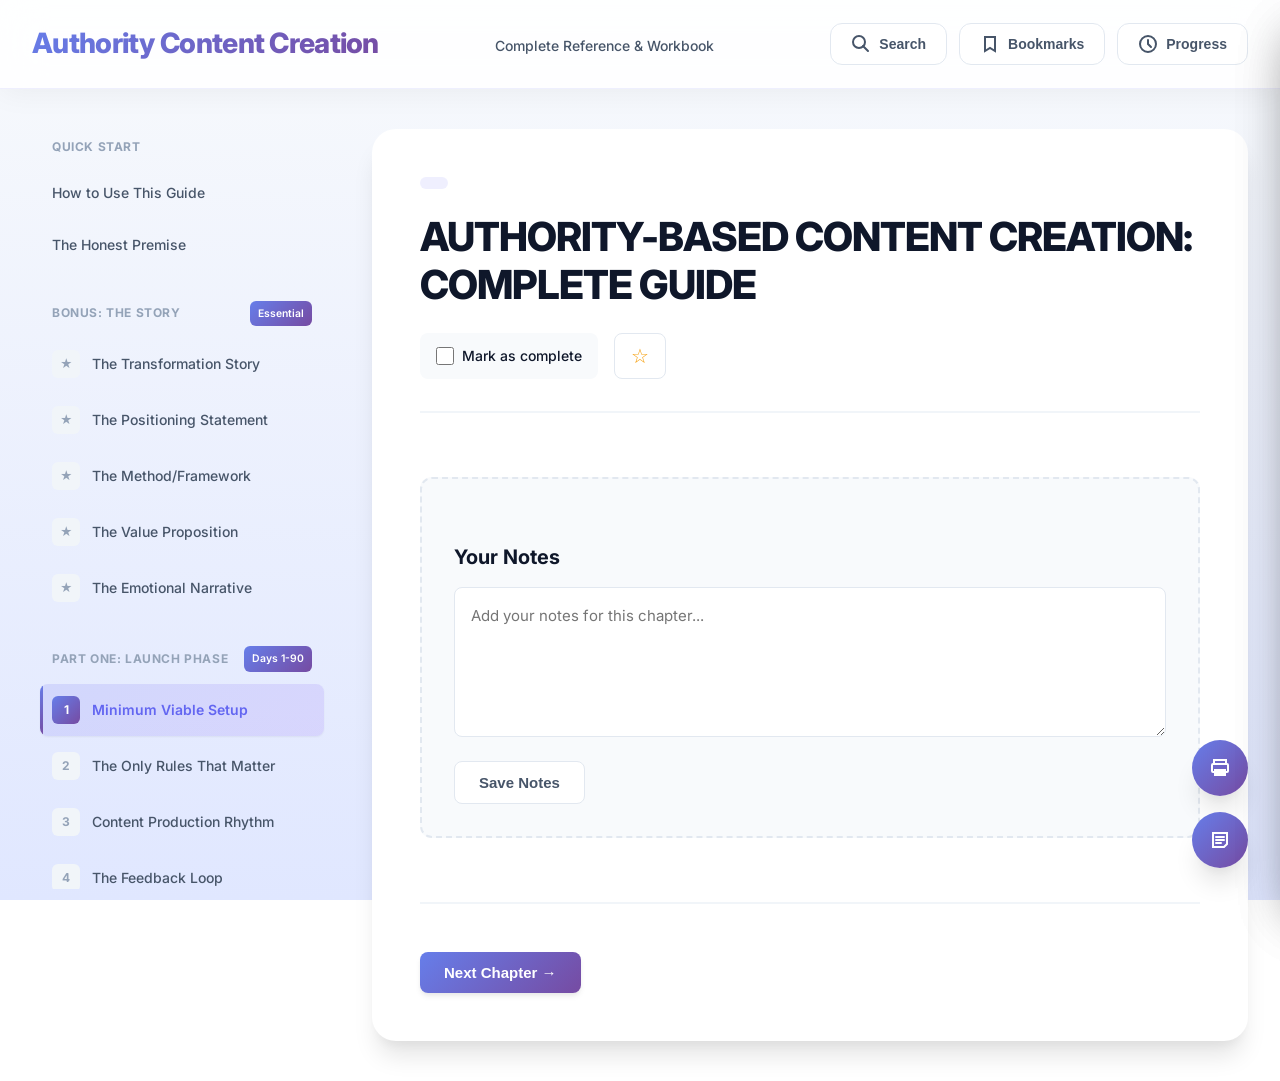
<file: index.html>
<!DOCTYPE html>
<html lang="en">
<head>
    <meta charset="UTF-8">
    <meta name="viewport" content="width=device-width, initial-scale=1.0">
    <title>Authority Content Creation - Complete Reference & Workbook</title>
    <link rel="stylesheet" href="reference-styles.css">
    <link rel="preconnect" href="https://fonts.googleapis.com">
    <link rel="preconnect" href="fonts.gstatic.com" crossorigin>
    <link href="https://fonts.googleapis.com/css2?family=Inter:wght@400;500;600;700;800&display=swap" rel="stylesheet">
</head>
<body>
    <!-- Header -->
    <header class="main-header">
        <div class="header-content">
            <h1>Authority Content Creation</h1>
            <p class="subtitle">Complete Reference & Workbook</p>
            <div class="header-actions">
                <button id="search-toggle" class="icon-btn">
                    <svg width="20" height="20" viewBox="0 0 20 20" fill="none">
                        <circle cx="8" cy="8" r="6" stroke="currentColor" stroke-width="2"/>
                        <path d="M12 12L17 17" stroke="currentColor" stroke-width="2" stroke-linecap="round"/>
                    </svg>
                    Search
                </button>
                <button id="bookmark-toggle" class="icon-btn">
                    <svg width="20" height="20" viewBox="0 0 20 20" fill="none">
                        <path d="M5 3h10v14l-5-3-5 3V3z" stroke="currentColor" stroke-width="2"/>
                    </svg>
                    Bookmarks
                </button>
                <button id="progress-toggle" class="icon-btn">
                    <svg width="20" height="20" viewBox="0 0 20 20" fill="none">
                        <circle cx="10" cy="10" r="8" stroke="currentColor" stroke-width="2"/>
                        <path d="M10 6v4l3 3" stroke="currentColor" stroke-width="2" stroke-linecap="round"/>
                    </svg>
                    Progress
                </button>
            </div>
        </div>
    </header>

    <!-- Search Overlay -->
    <div id="search-overlay" class="overlay hidden">
        <div class="search-container">
            <input type="text" id="search-input" placeholder="Search the entire guide..." autofocus>
            <button id="search-close" class="close-btn">×</button>
            <div id="search-results" class="search-results"></div>
        </div>
    </div>

    <!-- Bookmark Sidebar -->
    <div id="bookmark-sidebar" class="sidebar hidden">
        <div class="sidebar-header">
            <h3>Your Bookmarks</h3>
            <button class="close-btn" onclick="closeBookmarks()">×</button>
        </div>
        <div id="bookmark-list" class="bookmark-list">
            <p class="empty-state">No bookmarks yet. Click the bookmark icon on any section to save it.</p>
        </div>
    </div>

    <!-- Progress Sidebar -->
    <div id="progress-sidebar" class="sidebar hidden">
        <div class="sidebar-header">
            <h3>Your Progress</h3>
            <button class="close-btn" onclick="closeProgress()">×</button>
        </div>
        <div class="progress-overview">
            <div class="progress-stat">
                <span class="stat-label">Completed</span>
                <span id="progress-count" class="stat-value">0/22</span>
            </div>
            <div class="progress-bar">
                <div id="progress-fill" class="progress-fill" style="width: 0%"></div>
            </div>
        </div>
        <div id="progress-list" class="progress-list"></div>
    </div>

    <!-- Main Layout -->
    <div class="main-layout">
        <!-- Side Navigation -->
        <nav class="side-nav">
            <div class="nav-section">
                <div class="nav-header">
                    <h3>Quick Start</h3>
                </div>
                <a href="#how-to-use" class="nav-link">How to Use This Guide</a>
                <a href="#honest-premise" class="nav-link">The Honest Premise</a>
            </div>

            <div class="nav-section">
                <div class="nav-header">
                    <h3>Bonus: The Story</h3>
                    <span class="phase-tag">Essential</span>
                </div>
                <a href="#story-1" class="nav-link">
                    <span class="chapter-num">★</span>
                    The Transformation Story
                </a>
                <a href="#story-2" class="nav-link">
                    <span class="chapter-num">★</span>
                    The Positioning Statement
                </a>
                <a href="#story-3" class="nav-link">
                    <span class="chapter-num">★</span>
                    The Method/Framework
                </a>
                <a href="#story-4" class="nav-link">
                    <span class="chapter-num">★</span>
                    The Value Proposition
                </a>
                <a href="#story-5" class="nav-link">
                    <span class="chapter-num">★</span>
                    The Emotional Narrative
                </a>
            </div>

            <div class="nav-section">
                <div class="nav-header">
                    <h3>Part One: Launch Phase</h3>
                    <span class="phase-tag">Days 1-90</span>
                </div>
                <a href="#chapter-1" class="nav-link">
                    <span class="chapter-num">1</span>
                    Minimum Viable Setup
                </a>
                <a href="#chapter-2" class="nav-link">
                    <span class="chapter-num">2</span>
                    The Only Rules That Matter
                </a>
                <a href="#chapter-3" class="nav-link">
                    <span class="chapter-num">3</span>
                    Content Production Rhythm
                </a>
                <a href="#chapter-4" class="nav-link">
                    <span class="chapter-num">4</span>
                    The Feedback Loop
                </a>
                <a href="#chapter-5" class="nav-link">
                    <span class="chapter-num">5</span>
                    The Real Timeline
                </a>
                <a href="#chapter-6" class="nav-link">
                    <span class="chapter-num">6</span>
                    Platform Reality
                </a>
                <a href="#chapter-7" class="nav-link">
                    <span class="chapter-num">7</span>
                    Mindset for Survival
                </a>
                <a href="#chapter-8" class="nav-link">
                    <span class="chapter-num">8</span>
                    Quick Start Checklist
                </a>
            </div>

            <div class="nav-section">
                <div class="nav-header">
                    <h3>Part Two: Content Formats</h3>
                    <span class="phase-tag">Reference</span>
                </div>
                <a href="#chapter-9" class="nav-link">
                    <span class="chapter-num">9</span>
                    Content Format Overview
                </a>
                <a href="#chapter-10" class="nav-link">
                    <span class="chapter-num">10</span>
                    Long-Form Video Production
                </a>
                <a href="#chapter-11" class="nav-link">
                    <span class="chapter-num">11</span>
                    Content Type Breakdown
                </a>
                <a href="#chapter-12" class="nav-link">
                    <span class="chapter-num">12</span>
                    Content Calendar Templates
                </a>
            </div>

            <div class="nav-section">
                <div class="nav-header">
                    <h3>Part Three: Advanced</h3>
                    <span class="phase-tag">After Day 90</span>
                </div>
                <a href="#chapter-13" class="nav-link">
                    <span class="chapter-num">13</span>
                    Advanced Equipment
                </a>
                <a href="#chapter-14" class="nav-link">
                    <span class="chapter-num">14</span>
                    Advanced Set Design
                </a>
                <a href="#chapter-15" class="nav-link">
                    <span class="chapter-num">15</span>
                    Advanced Wardrobe
                </a>
                <a href="#chapter-16" class="nav-link">
                    <span class="chapter-num">16</span>
                    Market Psychology
                </a>
                <a href="#chapter-17" class="nav-link">
                    <span class="chapter-num">17</span>
                    On-Camera Performance
                </a>
                <a href="#chapter-18" class="nav-link">
                    <span class="chapter-num">18</span>
                    Your Specific Pairing
                </a>
                <a href="#chapter-19" class="nav-link">
                    <span class="chapter-num">19</span>
                    Thumbnails & Page Design
                </a>
                <a href="#chapter-20" class="nav-link">
                    <span class="chapter-num">20</span>
                    Safety & Compliance
                </a>
                <a href="#chapter-21" class="nav-link">
                    <span class="chapter-num">21</span>
                    Common Mistakes
                </a>
                <a href="#chapter-22" class="nav-link">
                    <span class="chapter-num">22</span>
                    Quick Reference Checklists
                </a>
            </div>
        </nav>

        <!-- Main Content -->
        <main class="main-content">
            <!-- Content will be loaded here dynamically -->
            <div id="content-area">
                <div class="loading">Loading content...</div>
            </div>
        </main>
    </div>

    <!-- Floating Action Buttons -->
    <div class="fab-container">
        <button id="print-btn" class="fab" title="Print current chapter">
            <svg width="20" height="20" viewBox="0 0 20 20" fill="none">
                <rect x="4" y="2" width="12" height="4" stroke="currentColor" stroke-width="2"/>
                <rect x="2" y="6" width="16" height="8" rx="1" stroke="currentColor" stroke-width="2"/>
                <rect x="4" y="11" width="12" height="7" fill="currentColor"/>
            </svg>
        </button>
        <button id="notes-btn" class="fab" title="Add note">
            <svg width="20" height="20" viewBox="0 0 20 20" fill="none">
                <path d="M3 3h14v11l-3 3H3V3z" stroke="currentColor" stroke-width="2"/>
                <path d="M6 7h8M6 10h8M6 13h5" stroke="currentColor" stroke-width="2" stroke-linecap="round"/>
            </svg>
        </button>
        <button id="scroll-top-btn" class="fab hidden" title="Scroll to top">
            <svg width="20" height="20" viewBox="0 0 20 20" fill="none">
                <path d="M10 15V5M10 5L5 10M10 5l5 5" stroke="currentColor" stroke-width="2" stroke-linecap="round"/>
            </svg>
        </button>
    </div>

    <script src="reference-script.js"></script>
</body>
</html>
</file>
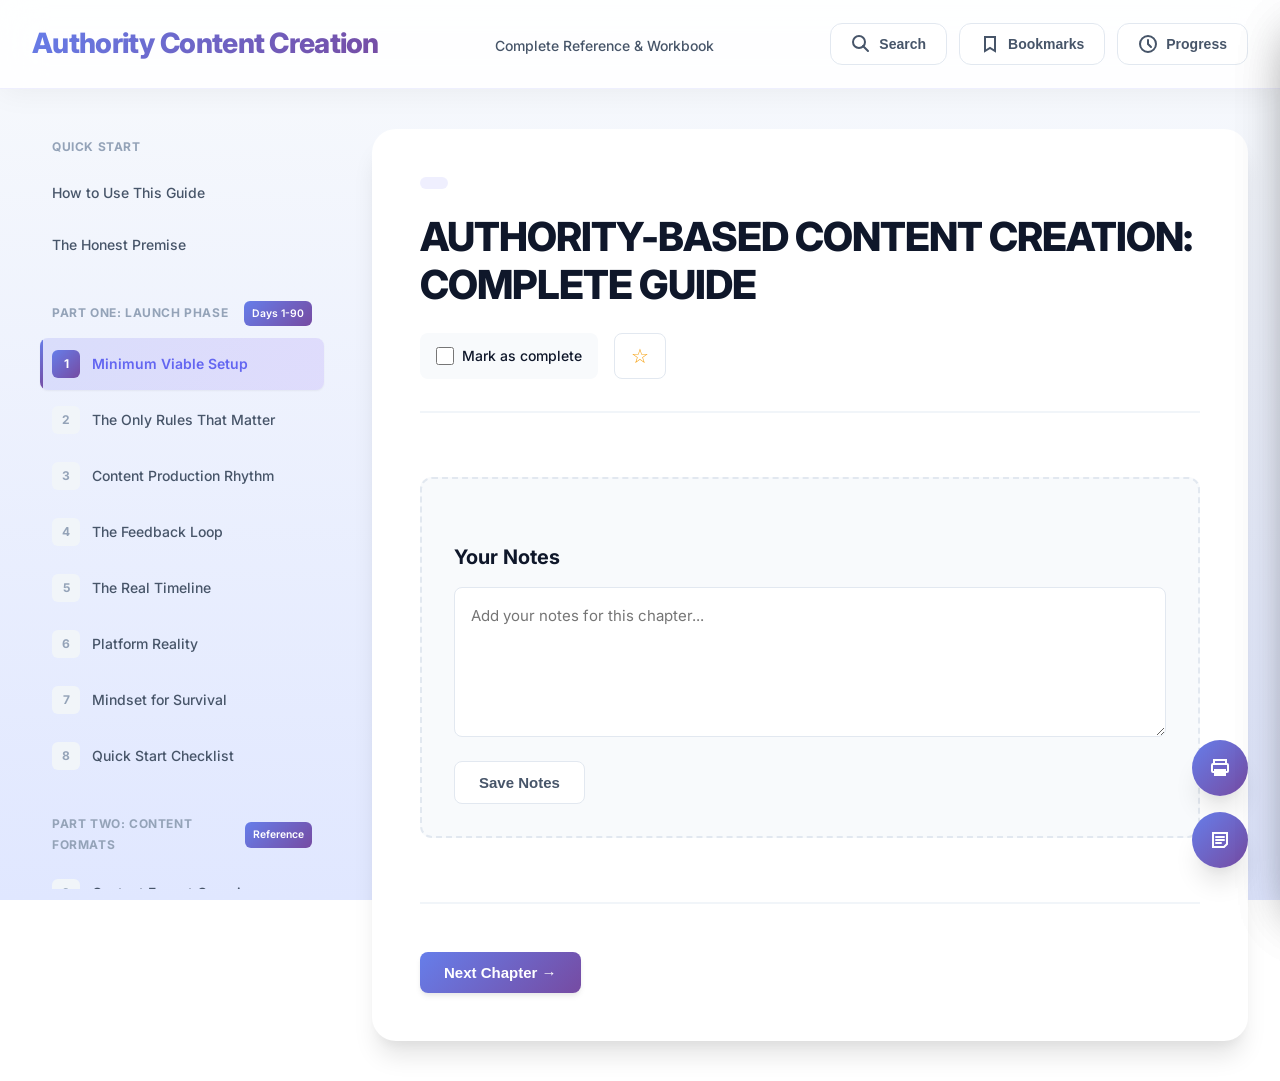
<file: reference.html>
<!DOCTYPE html>
<html lang="en">
<head>
    <meta charset="UTF-8">
    <meta name="viewport" content="width=device-width, initial-scale=1.0">
    <title>Authority Content Creation - Complete Reference & Workbook</title>
    <link rel="stylesheet" href="reference-styles.css">
    <link rel="preconnect" href="https://fonts.googleapis.com">
    <link rel="preconnect" href="fonts.gstatic.com" crossorigin>
    <link href="https://fonts.googleapis.com/css2?family=Inter:wght@400;500;600;700;800&display=swap" rel="stylesheet">
</head>
<body>
    <!-- Header -->
    <header class="main-header">
        <div class="header-content">
            <h1>Authority Content Creation</h1>
            <p class="subtitle">Complete Reference & Workbook</p>
            <div class="header-actions">
                <button id="search-toggle" class="icon-btn">
                    <svg width="20" height="20" viewBox="0 0 20 20" fill="none">
                        <circle cx="8" cy="8" r="6" stroke="currentColor" stroke-width="2"/>
                        <path d="M12 12L17 17" stroke="currentColor" stroke-width="2" stroke-linecap="round"/>
                    </svg>
                    Search
                </button>
                <button id="bookmark-toggle" class="icon-btn">
                    <svg width="20" height="20" viewBox="0 0 20 20" fill="none">
                        <path d="M5 3h10v14l-5-3-5 3V3z" stroke="currentColor" stroke-width="2"/>
                    </svg>
                    Bookmarks
                </button>
                <button id="progress-toggle" class="icon-btn">
                    <svg width="20" height="20" viewBox="0 0 20 20" fill="none">
                        <circle cx="10" cy="10" r="8" stroke="currentColor" stroke-width="2"/>
                        <path d="M10 6v4l3 3" stroke="currentColor" stroke-width="2" stroke-linecap="round"/>
                    </svg>
                    Progress
                </button>
            </div>
        </div>
    </header>

    <!-- Search Overlay -->
    <div id="search-overlay" class="overlay hidden">
        <div class="search-container">
            <input type="text" id="search-input" placeholder="Search the entire guide..." autofocus>
            <button id="search-close" class="close-btn">×</button>
            <div id="search-results" class="search-results"></div>
        </div>
    </div>

    <!-- Bookmark Sidebar -->
    <div id="bookmark-sidebar" class="sidebar hidden">
        <div class="sidebar-header">
            <h3>Your Bookmarks</h3>
            <button class="close-btn" onclick="closeBookmarks()">×</button>
        </div>
        <div id="bookmark-list" class="bookmark-list">
            <p class="empty-state">No bookmarks yet. Click the bookmark icon on any section to save it.</p>
        </div>
    </div>

    <!-- Progress Sidebar -->
    <div id="progress-sidebar" class="sidebar hidden">
        <div class="sidebar-header">
            <h3>Your Progress</h3>
            <button class="close-btn" onclick="closeProgress()">×</button>
        </div>
        <div class="progress-overview">
            <div class="progress-stat">
                <span class="stat-label">Completed</span>
                <span id="progress-count" class="stat-value">0/22</span>
            </div>
            <div class="progress-bar">
                <div id="progress-fill" class="progress-fill" style="width: 0%"></div>
            </div>
        </div>
        <div id="progress-list" class="progress-list"></div>
    </div>

    <!-- Main Layout -->
    <div class="main-layout">
        <!-- Side Navigation -->
        <nav class="side-nav">
            <div class="nav-section">
                <div class="nav-header">
                    <h3>Quick Start</h3>
                </div>
                <a href="#how-to-use" class="nav-link">How to Use This Guide</a>
                <a href="#honest-premise" class="nav-link">The Honest Premise</a>
            </div>

            <div class="nav-section">
                <div class="nav-header">
                    <h3>Part One: Launch Phase</h3>
                    <span class="phase-tag">Days 1-90</span>
                </div>
                <a href="#chapter-1" class="nav-link">
                    <span class="chapter-num">1</span>
                    Minimum Viable Setup
                </a>
                <a href="#chapter-2" class="nav-link">
                    <span class="chapter-num">2</span>
                    The Only Rules That Matter
                </a>
                <a href="#chapter-3" class="nav-link">
                    <span class="chapter-num">3</span>
                    Content Production Rhythm
                </a>
                <a href="#chapter-4" class="nav-link">
                    <span class="chapter-num">4</span>
                    The Feedback Loop
                </a>
                <a href="#chapter-5" class="nav-link">
                    <span class="chapter-num">5</span>
                    The Real Timeline
                </a>
                <a href="#chapter-6" class="nav-link">
                    <span class="chapter-num">6</span>
                    Platform Reality
                </a>
                <a href="#chapter-7" class="nav-link">
                    <span class="chapter-num">7</span>
                    Mindset for Survival
                </a>
                <a href="#chapter-8" class="nav-link">
                    <span class="chapter-num">8</span>
                    Quick Start Checklist
                </a>
            </div>

            <div class="nav-section">
                <div class="nav-header">
                    <h3>Part Two: Content Formats</h3>
                    <span class="phase-tag">Reference</span>
                </div>
                <a href="#chapter-9" class="nav-link">
                    <span class="chapter-num">9</span>
                    Content Format Overview
                </a>
                <a href="#chapter-10" class="nav-link">
                    <span class="chapter-num">10</span>
                    Long-Form Video Production
                </a>
                <a href="#chapter-11" class="nav-link">
                    <span class="chapter-num">11</span>
                    Content Type Breakdown
                </a>
                <a href="#chapter-12" class="nav-link">
                    <span class="chapter-num">12</span>
                    Content Calendar Templates
                </a>
            </div>

            <div class="nav-section">
                <div class="nav-header">
                    <h3>Part Three: Advanced</h3>
                    <span class="phase-tag">After Day 90</span>
                </div>
                <a href="#chapter-13" class="nav-link">
                    <span class="chapter-num">13</span>
                    Advanced Equipment
                </a>
                <a href="#chapter-14" class="nav-link">
                    <span class="chapter-num">14</span>
                    Advanced Set Design
                </a>
                <a href="#chapter-15" class="nav-link">
                    <span class="chapter-num">15</span>
                    Advanced Wardrobe
                </a>
                <a href="#chapter-16" class="nav-link">
                    <span class="chapter-num">16</span>
                    Market Psychology
                </a>
                <a href="#chapter-17" class="nav-link">
                    <span class="chapter-num">17</span>
                    On-Camera Performance
                </a>
                <a href="#chapter-18" class="nav-link">
                    <span class="chapter-num">18</span>
                    Your Specific Pairing
                </a>
                <a href="#chapter-19" class="nav-link">
                    <span class="chapter-num">19</span>
                    Thumbnails & Page Design
                </a>
                <a href="#chapter-20" class="nav-link">
                    <span class="chapter-num">20</span>
                    Safety & Compliance
                </a>
                <a href="#chapter-21" class="nav-link">
                    <span class="chapter-num">21</span>
                    Common Mistakes
                </a>
                <a href="#chapter-22" class="nav-link">
                    <span class="chapter-num">22</span>
                    Quick Reference Checklists
                </a>
            </div>
        </nav>

        <!-- Main Content -->
        <main class="main-content">
            <!-- Content will be loaded here dynamically -->
            <div id="content-area">
                <div class="loading">Loading content...</div>
            </div>
        </main>
    </div>

    <!-- Floating Action Buttons -->
    <div class="fab-container">
        <button id="print-btn" class="fab" title="Print current chapter">
            <svg width="20" height="20" viewBox="0 0 20 20" fill="none">
                <rect x="4" y="2" width="12" height="4" stroke="currentColor" stroke-width="2"/>
                <rect x="2" y="6" width="16" height="8" rx="1" stroke="currentColor" stroke-width="2"/>
                <rect x="4" y="11" width="12" height="7" fill="currentColor"/>
            </svg>
        </button>
        <button id="notes-btn" class="fab" title="Add note">
            <svg width="20" height="20" viewBox="0 0 20 20" fill="none">
                <path d="M3 3h14v11l-3 3H3V3z" stroke="currentColor" stroke-width="2"/>
                <path d="M6 7h8M6 10h8M6 13h5" stroke="currentColor" stroke-width="2" stroke-linecap="round"/>
            </svg>
        </button>
        <button id="scroll-top-btn" class="fab hidden" title="Scroll to top">
            <svg width="20" height="20" viewBox="0 0 20 20" fill="none">
                <path d="M10 15V5M10 5L5 10M10 5l5 5" stroke="currentColor" stroke-width="2" stroke-linecap="round"/>
            </svg>
        </button>
    </div>

    <script src="reference-script.js"></script>
</body>
</html>
</file>
<file: reference-styles.css>
/* ============================================================================
   AUTHORITY CONTENT REFERENCE - MODERN DESIGN SYSTEM
   ============================================================================ */

/* Reset & Base */
* {
    margin: 0;
    padding: 0;
    box-sizing: border-box;
}

:root {
    /* Color Palette - Modern & Sophisticated */
    --primary: #6366F1;
    --primary-dark: #4F46E5;
    --primary-light: #818CF8;
    --accent: #EC4899;
    --accent-light: #F472B6;
    --secondary: #8B5CF6;
    --success: #10B981;
    --warning: #F59E0B;
    --danger: #EF4444;

    /* Neutrals */
    --text-primary: #0F172A;
    --text-secondary: #475569;
    --text-tertiary: #94A3B8;
    --bg-primary: #FFFFFF;
    --bg-secondary: #F8FAFC;
    --bg-tertiary: #F1F5F9;
    --border: #E2E8F0;
    --border-light: #F1F5F9;

    /* Gradients */
    --gradient-primary: linear-gradient(135deg, #667eea 0%, #764ba2 100%);
    --gradient-accent: linear-gradient(135deg, #f093fb 0%, #f5576c 100%);
    --gradient-success: linear-gradient(135deg, #4facfe 0%, #00f2fe 100%);
    --gradient-warm: linear-gradient(135deg, #fa709a 0%, #fee140 100%);

    /* Shadows */
    --shadow-sm: 0 1px 2px 0 rgb(0 0 0 / 0.05);
    --shadow-md: 0 4px 6px -1px rgb(0 0 0 / 0.08), 0 2px 4px -1px rgb(0 0 0 / 0.04);
    --shadow-lg: 0 10px 15px -3px rgb(0 0 0 / 0.1), 0 4px 6px -2px rgb(0 0 0 / 0.05);
    --shadow-xl: 0 20px 25px -5px rgb(0 0 0 / 0.1), 0 10px 10px -5px rgb(0 0 0 / 0.04);
    --shadow-2xl: 0 25px 50px -12px rgb(0 0 0 / 0.25);
    --shadow-glow: 0 0 20px rgb(99 102 241 / 0.3);

    /* Spacing */
    --space-xs: 0.25rem;
    --space-sm: 0.5rem;
    --space-md: 1rem;
    --space-lg: 1.5rem;
    --space-xl: 2rem;
    --space-2xl: 3rem;

    /* Border Radius */
    --radius-sm: 0.375rem;
    --radius-md: 0.5rem;
    --radius-lg: 0.75rem;
    --radius-xl: 1rem;
    --radius-2xl: 1.5rem;

    /* Transitions */
    --transition-fast: 150ms cubic-bezier(0.4, 0, 0.2, 1);
    --transition-base: 200ms cubic-bezier(0.4, 0, 0.2, 1);
    --transition-slow: 300ms cubic-bezier(0.4, 0, 0.2, 1);
}

body {
    font-family: 'Inter', -apple-system, BlinkMacSystemFont, 'Segoe UI', Roboto, sans-serif;
    color: var(--text-primary);
    line-height: 1.7;
    background: linear-gradient(to bottom, #f8fafc 0%, #e0e7ff 100%);
    background-attachment: fixed;
    -webkit-font-smoothing: antialiased;
    -moz-osx-font-smoothing: grayscale;
}

/* ============================================================================
   HEADER - Beautiful Glassmorphism Effect
   ============================================================================ */

.main-header {
    background: rgba(255, 255, 255, 0.85);
    backdrop-filter: blur(20px) saturate(180%);
    -webkit-backdrop-filter: blur(20px) saturate(180%);
    border-bottom: 1px solid rgba(99, 102, 241, 0.1);
    padding: 1.25rem 2rem;
    position: sticky;
    top: 0;
    z-index: 100;
    box-shadow: 0 4px 30px rgba(0, 0, 0, 0.05);
}

.header-content {
    max-width: 1400px;
    margin: 0 auto;
    display: flex;
    justify-content: space-between;
    align-items: center;
}

.main-header h1 {
    font-size: 1.75rem;
    font-weight: 800;
    background: var(--gradient-primary);
    -webkit-background-clip: text;
    -webkit-text-fill-color: transparent;
    background-clip: text;
    letter-spacing: -0.025em;
}

.subtitle {
    font-size: 0.875rem;
    color: var(--text-secondary);
    margin-top: 0.25rem;
    font-weight: 500;
}

.header-actions {
    display: flex;
    gap: 0.75rem;
}

.icon-btn {
    display: flex;
    align-items: center;
    gap: 0.5rem;
    padding: 0.625rem 1.25rem;
    background: white;
    border: 1.5px solid var(--border);
    border-radius: var(--radius-lg);
    color: var(--text-secondary);
    font-size: 0.875rem;
    font-weight: 600;
    cursor: pointer;
    transition: all var(--transition-base);
    position: relative;
    overflow: hidden;
}

.icon-btn::before {
    content: '';
    position: absolute;
    top: 0;
    left: 0;
    width: 100%;
    height: 100%;
    background: var(--gradient-primary);
    opacity: 0;
    transition: opacity var(--transition-base);
}

.icon-btn:hover::before {
    opacity: 1;
}

.icon-btn:hover {
    color: white;
    border-color: var(--primary);
    transform: translateY(-1px);
    box-shadow: var(--shadow-md);
}

.icon-btn svg,
.icon-btn span {
    position: relative;
    z-index: 1;
}

/* ============================================================================
   MAIN LAYOUT - Grid System
   ============================================================================ */

.main-layout {
    max-width: 1400px;
    margin: 0 auto;
    display: grid;
    grid-template-columns: 300px 1fr;
    gap: 2.5rem;
    padding: 2.5rem 2rem;
    min-height: calc(100vh - 80px);
}

/* ============================================================================
   SIDE NAVIGATION - Elegant & Modern
   ============================================================================ */

.side-nav {
    position: sticky;
    top: 120px;
    max-height: calc(100vh - 140px);
    overflow-y: auto;
    overflow-x: hidden;
    padding: 0.5rem;
}

.side-nav::-webkit-scrollbar {
    width: 6px;
}

.side-nav::-webkit-scrollbar-track {
    background: transparent;
}

.side-nav::-webkit-scrollbar-thumb {
    background: var(--border);
    border-radius: 10px;
}

.side-nav::-webkit-scrollbar-thumb:hover {
    background: var(--text-tertiary);
}

.nav-section {
    margin-bottom: 2rem;
}

.nav-header {
    display: flex;
    justify-content: space-between;
    align-items: center;
    margin-bottom: 0.75rem;
    padding: 0 0.75rem;
}

.nav-header h3 {
    font-size: 0.75rem;
    font-weight: 700;
    text-transform: uppercase;
    letter-spacing: 0.05em;
    color: var(--text-tertiary);
}

.phase-tag {
    font-size: 0.65rem;
    padding: 0.25rem 0.5rem;
    background: var(--gradient-primary);
    color: white;
    border-radius: var(--radius-sm);
    font-weight: 600;
}

.nav-link {
    display: flex;
    align-items: center;
    gap: 0.75rem;
    padding: 0.75rem;
    margin-bottom: 0.25rem;
    color: var(--text-secondary);
    text-decoration: none;
    border-radius: var(--radius-md);
    font-size: 0.875rem;
    font-weight: 500;
    transition: all var(--transition-base);
    position: relative;
    overflow: hidden;
}

.nav-link::before {
    content: '';
    position: absolute;
    left: 0;
    top: 0;
    height: 100%;
    width: 3px;
    background: var(--gradient-primary);
    transform: scaleY(0);
    transition: transform var(--transition-base);
}

.nav-link:hover {
    background: rgba(99, 102, 241, 0.08);
    color: var(--primary);
    transform: translateX(4px);
}

.nav-link:hover::before {
    transform: scaleY(1);
}

.nav-link.active {
    background: linear-gradient(135deg, rgba(99, 102, 241, 0.15) 0%, rgba(139, 92, 246, 0.15) 100%);
    color: var(--primary);
    font-weight: 600;
    box-shadow: var(--shadow-sm);
}

.nav-link.active::before {
    transform: scaleY(1);
}

.nav-link.completed::after {
    content: '✓';
    margin-left: auto;
    color: var(--success);
    font-weight: 700;
    font-size: 1rem;
}

.chapter-num {
    display: flex;
    align-items: center;
    justify-content: center;
    width: 28px;
    height: 28px;
    background: var(--bg-tertiary);
    border-radius: var(--radius-sm);
    font-size: 0.75rem;
    font-weight: 700;
    color: var(--text-tertiary);
    flex-shrink: 0;
    transition: all var(--transition-base);
}

.nav-link:hover .chapter-num {
    background: var(--gradient-primary);
    color: white;
    transform: scale(1.1);
}

.nav-link.active .chapter-num {
    background: var(--gradient-primary);
    color: white;
}

/* ============================================================================
   MAIN CONTENT - Beautiful Cards & Typography
   ============================================================================ */

.main-content {
    background: white;
    border-radius: var(--radius-2xl);
    box-shadow: var(--shadow-xl);
    padding: 3rem;
    min-height: 600px;
}

#content-area {
    max-width: 900px;
}

.loading {
    text-align: center;
    padding: 4rem 2rem;
    color: var(--text-tertiary);
    font-size: 1.125rem;
}

/* Chapter Content Styling */
.chapter-content {
    animation: fadeIn 0.4s ease-out;
}

@keyframes fadeIn {
    from {
        opacity: 0;
        transform: translateY(10px);
    }
    to {
        opacity: 1;
        transform: translateY(0);
    }
}

.chapter-header {
    margin-bottom: 3rem;
    padding-bottom: 2rem;
    border-bottom: 2px solid var(--border-light);
}

.chapter-label {
    display: inline-block;
    font-size: 0.75rem;
    font-weight: 700;
    text-transform: uppercase;
    letter-spacing: 0.05em;
    color: var(--primary);
    background: rgba(99, 102, 241, 0.1);
    padding: 0.375rem 0.875rem;
    border-radius: var(--radius-md);
    margin-bottom: 1rem;
}

.chapter-content h1 {
    font-size: 2.5rem;
    font-weight: 800;
    color: var(--text-primary);
    line-height: 1.2;
    margin-bottom: 1rem;
    letter-spacing: -0.025em;
}

.chapter-actions {
    display: flex;
    gap: 1rem;
    margin-top: 1.5rem;
    flex-wrap: wrap;
}

.checkbox-wrapper {
    display: flex;
    align-items: center;
    gap: 0.5rem;
    padding: 0.625rem 1rem;
    background: var(--bg-secondary);
    border-radius: var(--radius-md);
    cursor: pointer;
    transition: all var(--transition-base);
    font-weight: 500;
    font-size: 0.875rem;
}

.checkbox-wrapper:hover {
    background: rgba(16, 185, 129, 0.1);
    color: var(--success);
}

.checkbox-wrapper input[type="checkbox"] {
    width: 18px;
    height: 18px;
    cursor: pointer;
    accent-color: var(--success);
}

.btn-icon {
    padding: 0.625rem 1rem;
    background: white;
    border: 1.5px solid var(--border);
    border-radius: var(--radius-md);
    cursor: pointer;
    font-size: 1.25rem;
    color: var(--warning);
    transition: all var(--transition-base);
}

.btn-icon:hover {
    background: rgba(245, 158, 11, 0.1);
    border-color: var(--warning);
    transform: scale(1.05);
}

/* Typography */
.chapter-content h2 {
    font-size: 2rem;
    font-weight: 700;
    color: var(--text-primary);
    margin: 2.5rem 0 1.25rem;
    line-height: 1.3;
    letter-spacing: -0.02em;
}

.chapter-content h3 {
    font-size: 1.5rem;
    font-weight: 700;
    color: var(--text-primary);
    margin: 2rem 0 1rem;
    line-height: 1.4;
    position: relative;
    padding-left: 1.25rem;
}

.chapter-content h3::before {
    content: '';
    position: absolute;
    left: 0;
    top: 0.5rem;
    width: 4px;
    height: 1.5rem;
    background: var(--gradient-primary);
    border-radius: 2px;
}

.chapter-content h4 {
    font-size: 1.125rem;
    font-weight: 600;
    color: var(--text-secondary);
    margin: 1.5rem 0 0.75rem;
}

.chapter-content p {
    font-size: 1.0625rem;
    line-height: 1.8;
    color: var(--text-secondary);
    margin-bottom: 1.25rem;
}

.chapter-content strong {
    color: var(--text-primary);
    font-weight: 600;
}

.chapter-content em {
    color: var(--accent);
    font-style: italic;
}

/* Lists */
.chapter-content ul,
.chapter-content ol {
    margin: 1.25rem 0 1.25rem 1.5rem;
    color: var(--text-secondary);
}

.chapter-content li {
    margin-bottom: 0.75rem;
    line-height: 1.7;
    font-size: 1.0625rem;
    padding-left: 0.5rem;
}

.chapter-content ul li::marker {
    color: var(--primary);
}

.chapter-content ol li::marker {
    color: var(--primary);
    font-weight: 600;
}

/* Callout Boxes - Beautiful Cards */
.callout {
    padding: 1.5rem;
    border-radius: var(--radius-lg);
    margin: 2rem 0;
    border-left: 4px solid;
    box-shadow: var(--shadow-md);
    animation: slideIn 0.3s ease-out;
}

@keyframes slideIn {
    from {
        opacity: 0;
        transform: translateX(-10px);
    }
    to {
        opacity: 1;
        transform: translateX(0);
    }
}

.callout-info {
    background: linear-gradient(135deg, rgba(99, 102, 241, 0.05) 0%, rgba(139, 92, 246, 0.05) 100%);
    border-color: var(--primary);
}

.callout-warning {
    background: linear-gradient(135deg, rgba(245, 158, 11, 0.05) 0%, rgba(251, 191, 36, 0.05) 100%);
    border-color: var(--warning);
}

.callout-success {
    background: linear-gradient(135deg, rgba(16, 185, 129, 0.05) 0%, rgba(52, 211, 153, 0.05) 100%);
    border-color: var(--success);
}

.callout-danger {
    background: linear-gradient(135deg, rgba(239, 68, 68, 0.05) 0%, rgba(248, 113, 113, 0.05) 100%);
    border-color: var(--danger);
}

.callout h3 {
    margin-top: 0;
    margin-bottom: 0.75rem;
    font-size: 1.125rem;
    padding-left: 0;
}

.callout h3::before {
    display: none;
}

.callout p:last-child {
    margin-bottom: 0;
}

/* Notes Section */
.chapter-notes {
    margin-top: 4rem;
    padding: 2rem;
    background: var(--bg-secondary);
    border-radius: var(--radius-lg);
    border: 2px dashed var(--border);
}

.chapter-notes h3 {
    font-size: 1.25rem;
    margin-bottom: 1rem;
    padding-left: 0;
}

.chapter-notes h3::before {
    display: none;
}

.chapter-notes textarea {
    width: 100%;
    min-height: 150px;
    padding: 1rem;
    border: 1.5px solid var(--border);
    border-radius: var(--radius-md);
    font-family: inherit;
    font-size: 0.9375rem;
    line-height: 1.6;
    resize: vertical;
    transition: all var(--transition-base);
}

.chapter-notes textarea:focus {
    outline: none;
    border-color: var(--primary);
    box-shadow: 0 0 0 3px rgba(99, 102, 241, 0.1);
}

/* Buttons */
.btn-primary,
.btn-secondary,
.btn-success {
    padding: 0.75rem 1.5rem;
    border-radius: var(--radius-md);
    font-weight: 600;
    font-size: 0.9375rem;
    cursor: pointer;
    border: none;
    transition: all var(--transition-base);
    margin-top: 1rem;
}

.btn-primary {
    background: var(--gradient-primary);
    color: white;
    box-shadow: var(--shadow-md);
}

.btn-primary:hover {
    transform: translateY(-2px);
    box-shadow: var(--shadow-lg), var(--shadow-glow);
}

.btn-secondary {
    background: white;
    color: var(--text-secondary);
    border: 1.5px solid var(--border);
}

.btn-secondary:hover {
    background: var(--bg-secondary);
    border-color: var(--primary);
    color: var(--primary);
}

.btn-success {
    background: var(--success);
    color: white;
}

/* Chapter Navigation */
.chapter-navigation {
    display: flex;
    justify-content: space-between;
    margin-top: 4rem;
    padding-top: 2rem;
    border-top: 2px solid var(--border-light);
    gap: 1rem;
}

/* ============================================================================
   SEARCH OVERLAY
   ============================================================================ */

.overlay {
    position: fixed;
    top: 0;
    left: 0;
    width: 100%;
    height: 100%;
    background: rgba(15, 23, 42, 0.6);
    backdrop-filter: blur(8px);
    z-index: 200;
    display: flex;
    align-items: flex-start;
    justify-content: center;
    padding-top: 10vh;
    transition: all var(--transition-slow);
}

.overlay.hidden {
    opacity: 0;
    pointer-events: none;
}

.search-container {
    background: white;
    border-radius: var(--radius-2xl);
    padding: 2rem;
    width: 90%;
    max-width: 700px;
    max-height: 80vh;
    overflow: hidden;
    box-shadow: var(--shadow-2xl);
    animation: scaleIn 0.3s ease-out;
}

@keyframes scaleIn {
    from {
        opacity: 0;
        transform: scale(0.95);
    }
    to {
        opacity: 1;
        transform: scale(1);
    }
}

#search-input {
    width: 100%;
    padding: 1rem 1.5rem;
    border: 2px solid var(--border);
    border-radius: var(--radius-lg);
    font-size: 1.125rem;
    font-family: inherit;
    margin-bottom: 1.5rem;
    transition: all var(--transition-base);
}

#search-input:focus {
    outline: none;
    border-color: var(--primary);
    box-shadow: 0 0 0 4px rgba(99, 102, 241, 0.1);
}

.search-results {
    max-height: 60vh;
    overflow-y: auto;
    padding-right: 0.5rem;
}

.search-result {
    padding: 1.25rem;
    border-radius: var(--radius-lg);
    cursor: pointer;
    margin-bottom: 0.75rem;
    border: 1px solid var(--border);
    transition: all var(--transition-base);
}

.search-result:hover {
    background: var(--bg-secondary);
    border-color: var(--primary);
    transform: translateX(4px);
    box-shadow: var(--shadow-md);
}

.search-result h4 {
    color: var(--primary);
    margin-bottom: 0.5rem;
    font-weight: 600;
}

.search-result p {
    color: var(--text-secondary);
    font-size: 0.9375rem;
    line-height: 1.6;
}

.search-result mark {
    background: rgba(99, 102, 241, 0.2);
    color: var(--primary);
    padding: 0.125rem 0.25rem;
    border-radius: 0.25rem;
    font-weight: 600;
}

.search-empty {
    text-align: center;
    padding: 3rem 2rem;
    color: var(--text-tertiary);
}

.close-btn {
    position: absolute;
    top: 1.5rem;
    right: 1.5rem;
    background: none;
    border: none;
    font-size: 2rem;
    color: var(--text-tertiary);
    cursor: pointer;
    width: 40px;
    height: 40px;
    display: flex;
    align-items: center;
    justify-content: center;
    border-radius: var(--radius-md);
    transition: all var(--transition-base);
}

.close-btn:hover {
    background: var(--bg-secondary);
    color: var(--text-primary);
}

/* ============================================================================
   SIDEBARS - Bookmarks & Progress
   ============================================================================ */

.sidebar {
    position: fixed;
    top: 0;
    right: -400px;
    width: 400px;
    height: 100vh;
    background: white;
    box-shadow: var(--shadow-2xl);
    z-index: 150;
    transition: right var(--transition-slow);
    display: flex;
    flex-direction: column;
}

.sidebar.active {
    right: 0;
}

.sidebar-header {
    padding: 2rem;
    border-bottom: 1px solid var(--border);
    display: flex;
    justify-content: space-between;
    align-items: center;
    background: var(--gradient-primary);
    color: white;
}

.sidebar-header h3 {
    font-size: 1.25rem;
    font-weight: 700;
}

.sidebar-header .close-btn {
    position: static;
    color: white;
}

.bookmark-list,
.progress-list {
    flex: 1;
    overflow-y: auto;
    padding: 1.5rem;
}

.bookmark-item,
.progress-item {
    padding: 1rem;
    margin-bottom: 0.75rem;
    background: var(--bg-secondary);
    border-radius: var(--radius-md);
    display: flex;
    justify-content: space-between;
    align-items: center;
    transition: all var(--transition-base);
}

.bookmark-item:hover,
.progress-item:hover {
    background: rgba(99, 102, 241, 0.1);
    transform: translateX(-4px);
}

.bookmark-item a {
    color: var(--text-primary);
    text-decoration: none;
    font-weight: 500;
    flex: 1;
}

.remove-bookmark {
    background: none;
    border: none;
    font-size: 1.5rem;
    color: var(--text-tertiary);
    cursor: pointer;
    width: 32px;
    height: 32px;
    border-radius: var(--radius-sm);
    transition: all var(--transition-base);
}

.remove-bookmark:hover {
    background: var(--danger);
    color: white;
}

.progress-overview {
    padding: 1.5rem;
    background: var(--bg-secondary);
    margin-bottom: 1.5rem;
    border-radius: var(--radius-lg);
}

.progress-stat {
    display: flex;
    justify-content: space-between;
    margin-bottom: 1rem;
}

.stat-label {
    color: var(--text-secondary);
    font-weight: 500;
}

.stat-value {
    color: var(--primary);
    font-weight: 700;
    font-size: 1.25rem;
}

.progress-bar {
    width: 100%;
    height: 12px;
    background: var(--bg-tertiary);
    border-radius: 999px;
    overflow: hidden;
}

.progress-fill {
    height: 100%;
    background: var(--gradient-primary);
    transition: width var(--transition-slow);
    border-radius: 999px;
}

.progress-item.completed {
    background: rgba(16, 185, 129, 0.1);
}

.progress-item input[type="checkbox"] {
    margin-right: 0.75rem;
    width: 18px;
    height: 18px;
    accent-color: var(--success);
}

.empty-state {
    text-align: center;
    padding: 3rem 2rem;
    color: var(--text-tertiary);
}

/* ============================================================================
   FLOATING ACTION BUTTONS
   ============================================================================ */

.fab-container {
    position: fixed;
    bottom: 2rem;
    right: 2rem;
    display: flex;
    flex-direction: column;
    gap: 1rem;
    z-index: 50;
}

.fab {
    width: 56px;
    height: 56px;
    border-radius: 50%;
    background: var(--gradient-primary);
    border: none;
    color: white;
    cursor: pointer;
    display: flex;
    align-items: center;
    justify-content: center;
    box-shadow: var(--shadow-xl);
    transition: all var(--transition-base);
}

.fab:hover {
    transform: scale(1.1) rotate(5deg);
    box-shadow: var(--shadow-2xl), var(--shadow-glow);
}

.fab.hidden {
    opacity: 0;
    pointer-events: none;
    transform: scale(0);
}

/* ============================================================================
   RESPONSIVE DESIGN
   ============================================================================ */

@media (max-width: 1024px) {
    .main-layout {
        grid-template-columns: 1fr;
        gap: 1.5rem;
        padding: 1.5rem;
    }

    .side-nav {
        position: static;
        max-height: none;
        overflow: visible;
        background: white;
        padding: 1.5rem;
        border-radius: var(--radius-2xl);
        box-shadow: var(--shadow-lg);
    }

    .main-content {
        padding: 2rem;
    }
}

@media (max-width: 768px) {
    .header-content {
        flex-direction: column;
        gap: 1rem;
        align-items: flex-start;
    }

    .header-actions {
        width: 100%;
        justify-content: space-between;
    }

    .icon-btn {
        flex: 1;
        justify-content: center;
    }

    .main-header h1 {
        font-size: 1.5rem;
    }

    .chapter-content h1 {
        font-size: 2rem;
    }

    .chapter-content h2 {
        font-size: 1.5rem;
    }

    .main-content {
        padding: 1.5rem;
    }

    .sidebar {
        width: 100%;
        right: -100%;
    }

    .fab-container {
        bottom: 1rem;
        right: 1rem;
    }
}

/* ============================================================================
   PRINT STYLES
   ============================================================================ */

@media print {
    body {
        background: white;
    }

    .main-header,
    .side-nav,
    .fab-container,
    .chapter-actions,
    .chapter-notes,
    .chapter-navigation {
        display: none !important;
    }

    .main-layout {
        grid-template-columns: 1fr;
        padding: 0;
    }

    .main-content {
        box-shadow: none;
        padding: 0;
    }

    .callout {
        break-inside: avoid;
    }
}
</file>
